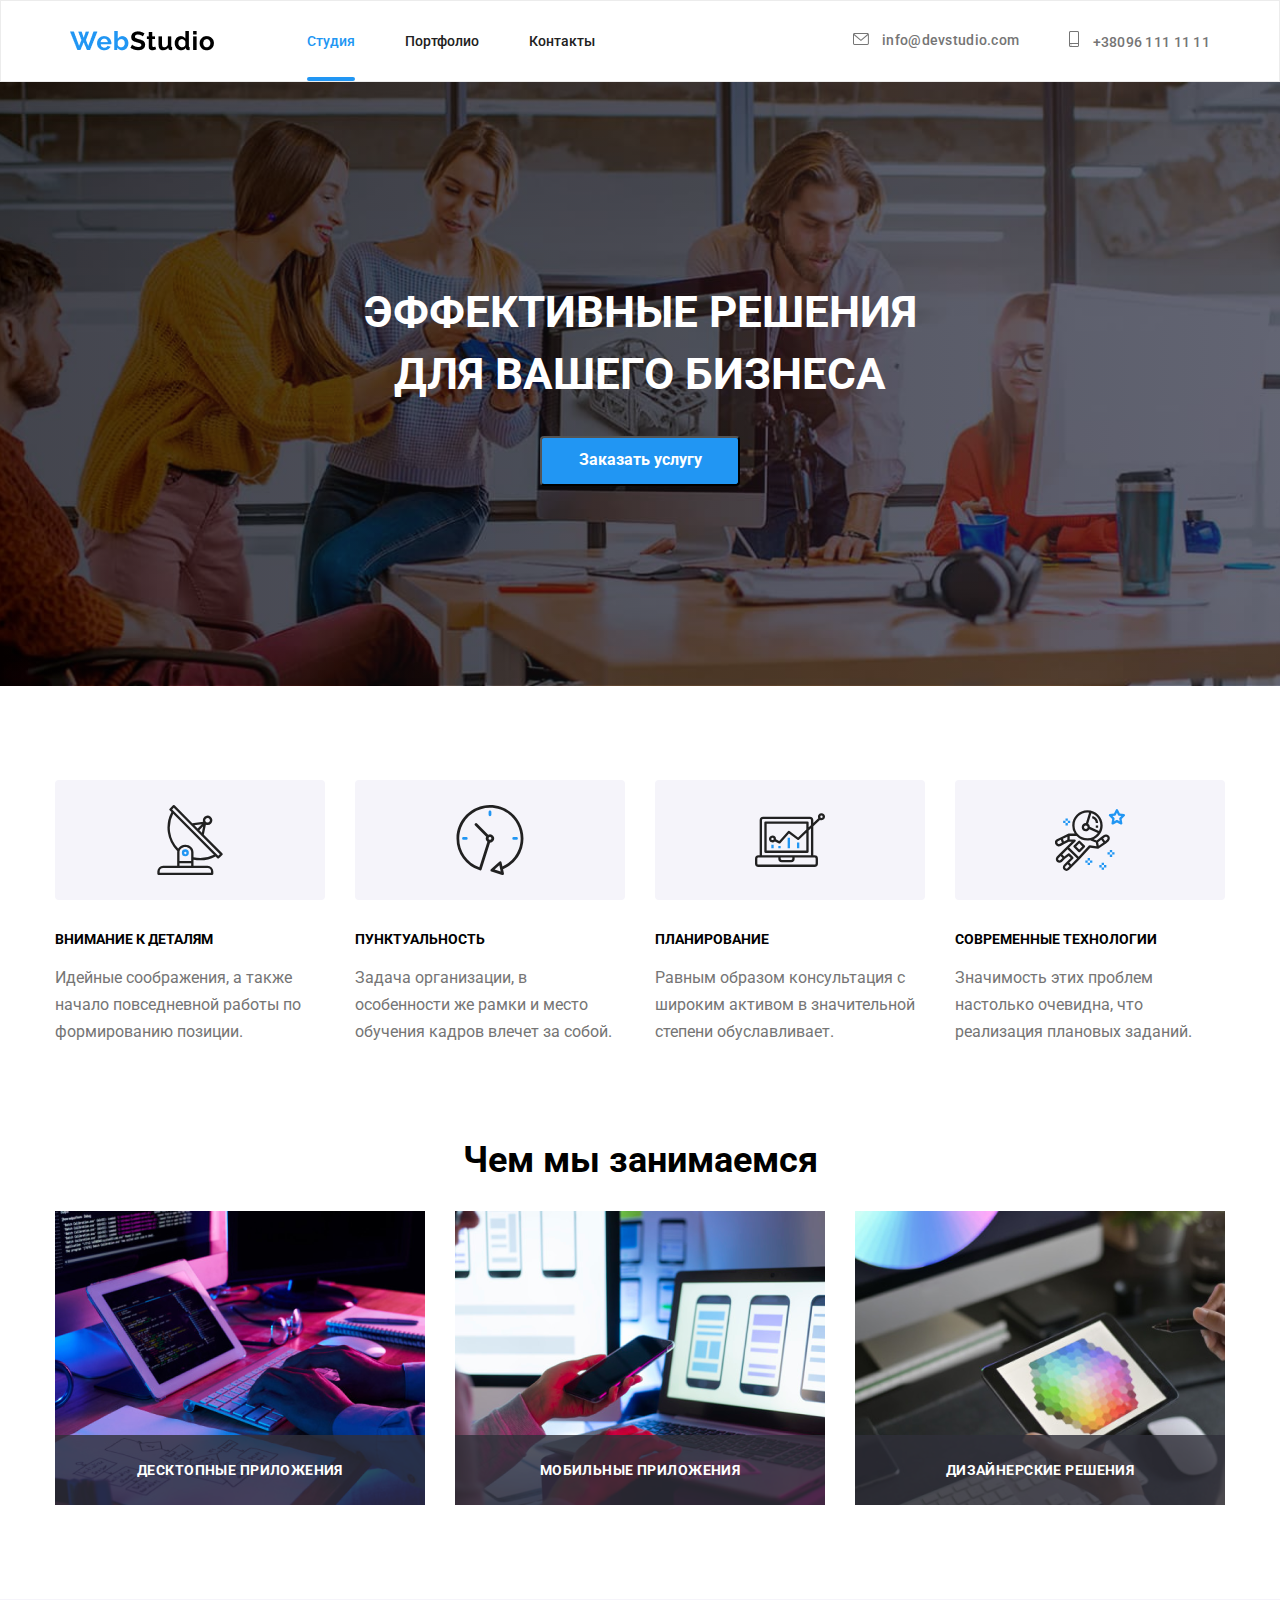
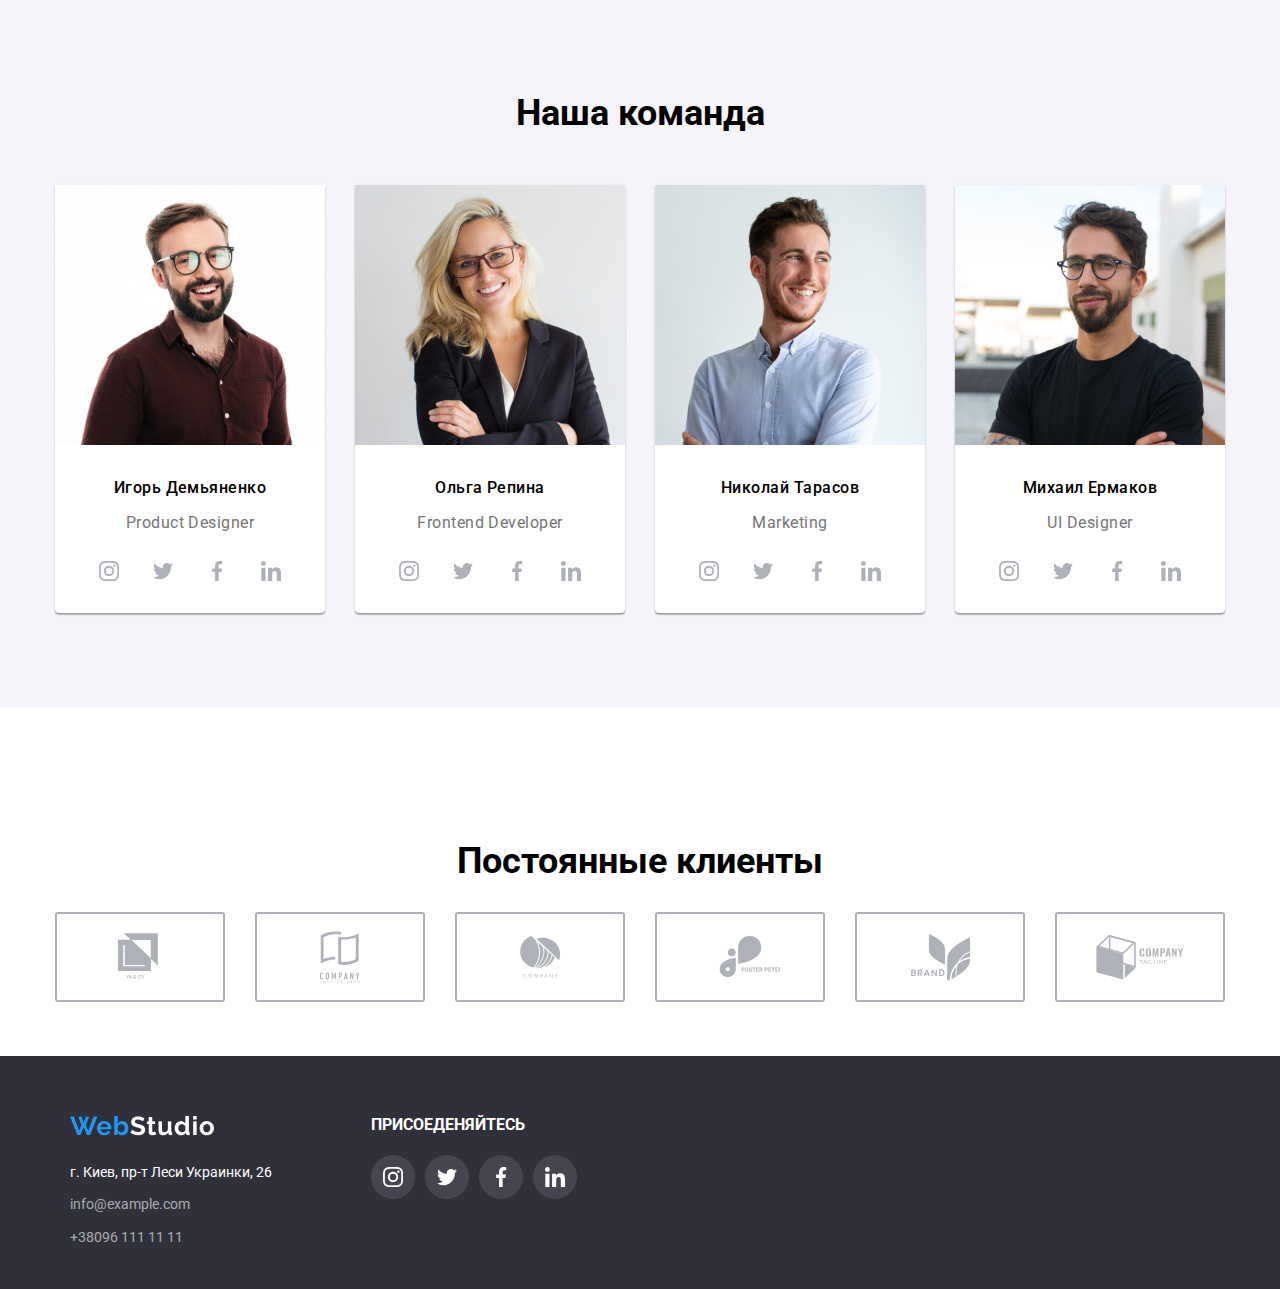
<file: index.html>
<!DOCTYPE html>
<html lang="en">

<head>
    <meta charset="UTF-8">
    <meta name="viewport" content="width=device-width, initial-scale=1.0">
    <title>homework-05 </title>
    <link rel="stylesheet" href="./CSS/styles.css">
    <link rel="preconnect" href="https://fonts.gstatic.com">
    <link href="https://fonts.googleapis.com/css2?family=Roboto:wght@400;500;700;900&display=swap" rel="stylesheet">
    <link rel="stylesheet" href="https://cdnjs.cloudflare.com/ajax/libs/modern-normalize/1.0.0/modern-normalize.min.css">
</head>

<body>
    <header>
        <nav class="main-nav">
             <img src="./images/WebStudio.png" alt="logo">    
            <ul class="nav-links">
                <li id="portfolio-studio"><a href="index.html"> Студия </a></li>
                <li><a href="portfolio.html">Портфолио </a></li>
                <li><a href="#contacts"> Контакты</a></li>
            </ul>
            <ul class="nav-contacts">
                <li><a class="mail" href="mailto:info@devstudio.com">
                    <svg class="envelope">
                        <use href="./images/icons/sprite.svg#icon-envelope"></use>
                    
                    </svg>
                    info@devstudio.com</a></li>
                <li><a class="phone" href="tel:+380961111111">
                    <svg class="smartphone">
                        <use href="./images/icons/sprite.svg#icon-smartphone"></use>
                    
                    </svg>
                    +38096 111 11 11 </a></li>
            </ul>

        </nav>
    </header>
    <main id="studio" >
        <section class="efective-solution">
            <h1>Эффективные решения <br> для вашего бизнеса</h1>
            <!--Modal window-->
            <button class="order-service" data-modal-open >Заказать услугу</button>
            <div class="backdrop is-hidden" data-modal>
                        <div class="modal">
                            <button class="close-btn" data-modal-close>
                                <svg class="svg-close">
                                    <use href="./images/icons/symbol.svg#icon-Vector-1"></use>
                                </svg>
                            </button>
                        </div>
            </div>
        </section>
        
        
        
        <div class="container">
            <ul class="dignities">
                <li>
                    <div class="icon-box">
                    <svg class="icon">
                        <use href="./images/icons/sprite.svg#icon-antenna-1">
                    
                        </use>
                    </svg>
                    </div>
                    <span>Внимание к деталям</span>
                    <p>Идейные соображения, а также начало повседневной работы по формированию позиции.</p>
                </li>
                <li> 
                    <div class="icon-box">
                    <svg class="icon"  >
                        <use href="./images/icons/sprite.svg#icon-clock-1">
                    
                        </use>
                    </svg>
                </div>
                    <span>Пунктуальность</span>
                    <p>Задача организации, в особенности же рамки и место обучения кадров влечет за собой.</p>
                </li>
                <li>
                    <div class="icon-box">
                        <svg class="icon">
                            <use href="./images/icons/sprite.svg#icon-diagram-1">
                    
                            </use>
                        </svg>
                    </div>
                    <span>Планирование</span>
                    <p>Равным образом консультация с широким активом в значительной степени обуславливает.</p>
                </li>
                <li>
                    <div class="icon-box">
                        <svg class="icon">
                            <use href="./images/icons/sprite.svg#icon-astronaut-1">
                    
                            </use>
                        </svg>
                    </div>
                    <span>Современные технологии</span>
                    <p> Значимость этих проблем настолько очевидна, что реализация плановых заданий. </p>
                </li>
            </ul>
        </div>
       <!--Our work--> 
        <section class="our-work">
            <h2 class="head2">Чем мы занимаемся </h2>
            <ul class="studio-images">
                <li>
                    <div class="box1"><img src="./images/png/box1.png" alt="набор на клавиатуре">
                        <p class="apps1"> Десктопные приложения</p>
                    </div>
                </li>
                <li>
                    <div class="box2"><img src="./images/png/box2.png" alt="телефон и Macbook">
                        <p class="apps2">Мобильные приложения</p>
                    </div>
                </li>
                <li>
                    <div class="box3"><img src="./images/png/box3.png" alt="Ipad">
                        <p class="apps3">Дизайнерские решения</p>
                    </div>
                </li>
            </ul>
        </section>
        <!--Our team-->
         <section class="our-team">
           
            <h2 class="team">Наша команда</h2>
            <ul class="team-photo">
                <li><img src="./images/jpeg/img.jpg" alt="Игорь Демьяненко">
                
                    <div class="name">Игорь Демьяненко</div>
            
                     <p  class="occupation">Product Designer</p>  
                 <div>  
                      <ul class="social-links">
                       <li class="link-list">
                           <a class="link" href="https://www.instagram.com/?hl=ru">
                               <svg class="social-icon">
                                   <use href="./images/icons/sprite.svg#icon-instagram-2"></use>

                               </svg>
                           </a>
                       </li>
                       <li class="link-list"> 
                        <a class="link" href="https://twitter.com/login?lang=ru" >
                            <svg class="social-icon">
                                <use href="./images/icons/sprite.svg#icon-twitter-1"></use>
                        
                            </svg>
                        </a>
                       </li>
                       <li class="link-list">
                           <a class="link" href="https://www.facebook.com/" >
                        <svg class="social-icon">
                            <use href="./images/icons/sprite.svg#icon-facebook-1"></use>
                    
                        </svg>
                    </a></li>
                       <li class="link-list">
                           <a class="link" href="https://www.linkedin.com/" >
                        <svg class="social-icon">
                            <use href="./images/icons/sprite.svg#icon-linkedin-1"></use>
                    
                        </svg >
                    </a></li>

                   </ul>
                </div> 
             </li>

                <li>
                    <img src="./images/jpeg/img(1).jpg" alt="Ольга Репина">
                
                      <div class="name">  Ольга Репина</div>
                   
                     <p class="occupation">Frontend Developer</p>
            
                    <div> <ul class="social-links">
                            <li class="link-list">
                                <a class="link" href="https://www.instagram.com/?hl=ru" >
                                    <svg class="social-icon">
                                        <use href="./images/icons/sprite.svg#icon-instagram-2"></use>
                    
                                    </svg>
                                </a>
                            </li>
                            <li class="link-list">
                                <a class="link" href="https://twitter.com/login?lang=ru">
                                    <svg class="social-icon">
                                        <use href="./images/icons/sprite.svg#icon-twitter-1"></use>
                    
                                    </svg>
                                </a>
                            </li>
                            <li class="link-list">
                                <a class="link" href="https://www.facebook.com/" >
                                    <svg class="social-icon">
                                        <use href="./images/icons/sprite.svg#icon-facebook-1"></use>
                    
                                    </svg>
                                </a></li>
                            <li class="link-list">
                                <a class="link" href="https://www.linkedin.com/" >
                                    <svg class="social-icon">
                                        <use href="./images/icons/sprite.svg#icon-linkedin-1"></use>
                    
                                    </svg>
                                </a></li>
                    
                        </ul>
                    </div>  
                </li>
                <li>
                    <img src="./images/jpeg/img(2).jpg" alt="Николай Тарасов">
                
                       <div class="name">Николай Тарасов</div> 
                    <p  class="occupation">Marketing</p>
                        <div>
                            <ul class="social-links">
                            <li class="link-list">
                                <a class="link" href="https://www.instagram.com/?hl=ru">
                                    <svg class="social-icon">
                                        <use href="./images/icons/sprite.svg#icon-instagram-2"></use>
                    
                                    </svg>
                                </a>
                            </li>
                            <li class="link-list">
                                <a class="link" href="https://twitter.com/login?lang=ru" >
                                    <svg class="social-icon">
                                        <use href="./images/icons/sprite.svg#icon-twitter-1"></use>
                    
                                    </svg>
                                </a>
                            </li>
                            <li class="link-list">
                                <a class="link" href="https://www.facebook.com/">
                                    <svg class="social-icon">
                                        <use href="./images/icons/sprite.svg#icon-facebook-1"></use>
                    
                                    </svg>
                                </a></li>
                            <li class="link-list">
                                <a class="link" href="https://www.linkedin.com/" >
                                    <svg class="social-icon">
                                        <use href="./images/icons/sprite.svg#icon-linkedin-1"></use>
                    
                                    </svg>
                                </a></li>
                    
                           </ul>
                       </div>
                </li>
                <li>
                    <img src="./images/jpeg/img(3).jpg" alt="Михаил Ермаков">
                       <div class="name">Михаил Ермаков</div> 
                    <p class="occupation">UI Designer</p>
                         <div> 
                           <ul class="social-links">
                            <li class="link-list">
                                <a class="link" href="https://www.instagram.com/?hl=ru" >
                                    <svg class="social-icon">
                                        <use href="./images/icons/sprite.svg#icon-instagram-2"></use>
                    
                                    </svg>
                                </a>
                            </li>
                            <li class="link-list">
                                <a class="link" href="https://twitter.com/login?lang=ru" >
                                    <svg class="social-icon">
                                        <use href="./images/icons/sprite.svg#icon-twitter-1"></use>
                    
                                    </svg>
                                </a>
                            </li>
                            <li class="link-list">
                                <a class="link" href="https://www.facebook.com/" >
                                    <svg class="social-icon">
                                        <use href="./images/icons/sprite.svg#icon-facebook-1"></use>
                    
                                    </svg>
                                </a></li>
                            <li class="link-list">
                                <a class="link" href="https://www.linkedin.com/" >
                                    <svg class="social-icon">
                                        <use href="./images/icons/sprite.svg#icon-linkedin-1"></use>
                    
                                    </svg>
                                </a></li>
                    
                          </ul>
                       </div>  
                </li>
            </ul>
        </section>
        <!--Clients-->
       <section class="clients">
        <h2 class="head2">Постоянные клиенты </h2>
        <ul class="clients-tag">
            <li class="clients-list"> 
                <a href="#" class="company-link">
                    <svg class="logo1">
                        <use href="./images/icons/sprite.svg#icon-logo-1"></use>
                    </svg>
                </a>
            </li>
            <li>
                <a href="#" class="company-link">
                    <svg class="logo2">
                        <use href="./images/icons/sprite.svg#icon-logo-2"></use>
                    </svg>
                </a>
            
            </li>
        <li>
            <a href="#" class="company-link">
                <svg class="logo3">
                    <use href="./images/icons/sprite.svg#icon-logo-3"></use>
                </svg>
            </a>
        </li>
            <li>
                <a href="#" class="company-link">
                    <svg class="logo4">
                        <use href="./images/icons/sprite.svg#icon-logo-4"></use>
                    </svg>
                </a>
            </li>
         <li>
                <a href="#" class="company-link">
                
                    <svg class="logo5">
                        <use href="./images/icons/sprite.svg#icon-logo-5"></use>
                    </svg>
                </a>
        <li>
            <a href="#" class="company-link">
                <svg class="logo6">
                    <use href="./images/icons/sprite.svg#icon-logo-6"></use>
                </svg>
            </a>
        </li>
        </ul>
       </section>
    </main>
    <footer >
    <div class="footer-links">
        <div class="contacts">
            <img src="images/WebStudio(2).png" alt="logo">
            <address id="contacts">
                <ul class="foot-contacts">
                    <li>г. Киев, пр-т Леси Украинки, 26</li>
                    <li><a href="mailto:info@example.com"> info@example.com</a></li>
                    <li><a href="tel:+380961111111">+38096 111 11 11 </a></li>
                </ul>

            </address>
            </div> 
            <div class="footer-social-links">
                <span class="links-title"> ПРИСОЕДЕНЯЙТЕСЬ</span>
                    <ul class="our-social-links">
                        <li class="our-link-icon">
                            <a class="our-link" href="https://www.instagram.com/?hl=ru" >
                                <svg class="our-social-icon">
                                    <use href="./images/icons/sprite.svg#icon-instagram-2"></use>

                            </svg>
                        </a>
                    </li>
                    <li class="our-link-icon">
                        <a class="our-link" href="https://twitter.com/login?lang=ru" >
                            <svg class="our-social-icon">
                                <use href="./images/icons/sprite.svg#icon-twitter-1"></use>

                            </svg>
                        </a>
                    </li>
                    <li class="our-link-icon">
                        <a class="our-link" href="https://www.facebook.com/" >
                            <svg class="our-social-icon">
                                <use href="./images/icons/sprite.svg#icon-facebook-1"></use>

                            </svg>
                        </a></li>
                    <li class="our-link-icon">
                        <a class="our-link" href="https://www.linkedin.com/" >
                            <svg class="our-social-icon">
                                <use href="./images/icons/sprite.svg#icon-linkedin-1"></use>

                            </svg>
                        </a>
                   </li>
               </ul>
           </div>
       </div>
    </footer >
   <script src="./JS/modal.js"></script>
</body>

</html>
</file>
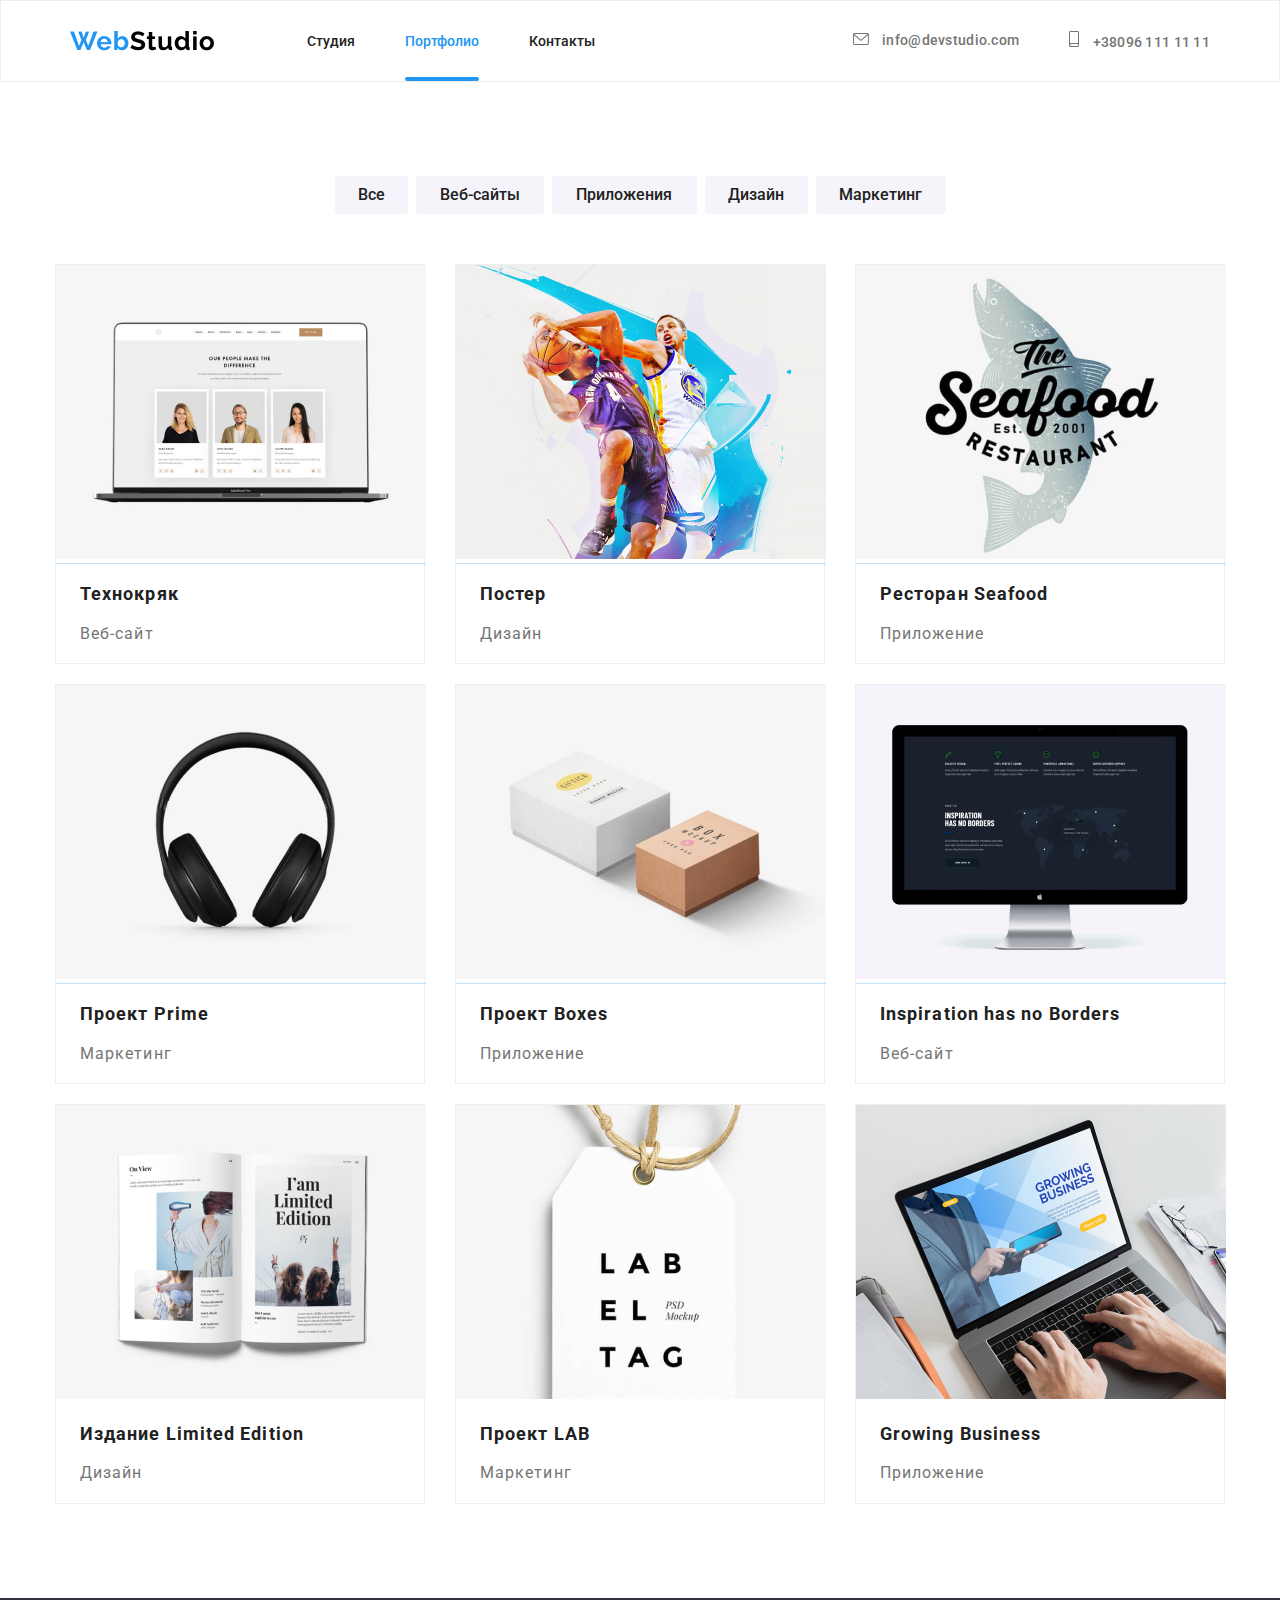
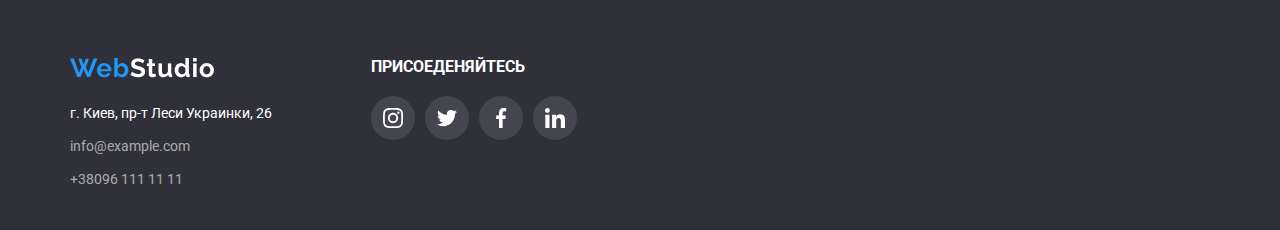
<file: portfolio.html>
<!DOCTYPE html>
<html lang="en">

<head>
    <meta charset="UTF-8">
    <meta name="viewport" content="width=device-width, initial-scale=1.0">
    <title>homework-05 </title>
    <link href="https://fonts.googleapis.com/css2?family=Roboto:wght@400;500;700;900&display=swap" rel="stylesheet">
    <link rel="stylesheet" href="./CSS/styles.css">
    <link rel="preconnect" href="https://fonts.gstatic.com">
   
        <link rel="stylesheet" href="https://cdnjs.cloudflare.com/ajax/libs/modern-normalize/1.0.0/modern-normalize.min.css">
</head>

<body>
    <header>
        <nav class="main-nav">
            <img src="./images/WebStudio.png" alt="logo">
            <ul class="nav-links">
                <li><a href="index.html"> Студия </a></li>
                <li id="portfolio-studio"><a href="portfolio.html">Портфолио </a></li>
                <li><a href="#contacts"> Контакты</a></li>
            </ul>
            <ul class="nav-contacts">
                <li><a class="mail" href="mailto:info@devstudio.com">
                        <svg class="envelope">
                            <use href="./images/icons/sprite.svg#icon-envelope"></use>
    
                        </svg>
                        info@devstudio.com</a></li>
                <li><a class="phone" href="tel:+380961111111">
                        <svg class="smartphone">
                            <use href="./images/icons/sprite.svg#icon-smartphone"></use>
    
                        </svg>
                        +38096 111 11 11 </a></li>
            </ul>
    
        </nav>
    </header>
    <main >
        <!--Portfolio--> 
        <div class="portfolio">
            <ul class="portfolio-buttons">
                <li>
                    <button class="b-all">Все</button>

                </li>
                <li >
                    <button class="b-web">Веб-сайты</button>

                </li>
                <li >
                    <button class="b-app">Приложения</button>

                </li>
                <li >
                    <button class="b-disigne" >Дизайн</button>

                </li>
                <li >
                    <button class="b-mark">Маркетинг</button>
                </li>
            </ul>
        </div>
        <div class="container-portfolio">
        <ul class="portfolio-photo">
            <li class="portfolio-list"> 
                    <a href="#" class="portfolio-links">
                    <div class="explanation">
                        <img src="images/images2/img.jpg" alt="Macbook" class="card-image" >
                      <p class="text"> Технокряк это современная площадка распространения коронавируса. Компании используют эту платформу для цифрового
                           шпионажа и атак на защищённые сервера конкурентов.</p>
                    </div>
                    <div class="card-text">
                            <p class="link-description">Технокряк</p>
                             <p class="card-content"> Веб-сайт</p>
                    </div>
                   </a> 
            </li>
            <li class="portfolio-list">
                    <a href="#" class="portfolio-links" >
                        <div class="explanation">
                            <img src="images/images2/img(1).jpg" alt="Bascetball-stars"class="card-image">
                        
                            <p class="text"> Технокряк это современная площадка распространения коронавируса. Компании используют эту платформу для цифрового
                                шпионажа и атак на защищённые сервера конкурентов.</p>
                        </div>
                           <div  class="card-text"> 
                                 <p class="link-description">Постер</p>
                                 <p class="card-content">Дизайн</p>
                        </div> 
                    </a>
            </li>
            <li class="portfolio-list">
                <a href="#" class="portfolio-links" >
                    <div class="explanation">
                        <img src="images/images2/img(2).jpg" alt="Restorant-logo"class="card-image">
                    
                        <p class="text"> Технокряк это современная площадка распространения коронавируса. Компании используют эту платформу для цифрового
                            шпионажа и атак на защищённые сервера конкурентов.</p>
                    </div>
                    <div  class="card-text">
                        <p class="link-description">Ресторан Seafood</p>
                        <p class="card-content">Приложение</p>
                    </div>
                </a>
            </li>
            <li class="portfolio-list">
                    <a href="#" class="portfolio-links">
                       <div class="explanation">
                           <img src="images/images2/img(3).jpg" alt="Headset" class="card-image">
                        
                            <p class="text"> Технокряк это современная площадка распространения коронавируса. Компании используют эту платформу для цифрового
                                шпионажа и атак на защищённые сервера конкурентов.</p>
                        </div>
                             <div  class="card-text"> 
                                  <p class="link-description"> Проект Prime </p>
                                  <p class="card-content">Маркетинг</p>
                            </div>
                    </a>
            </li>
            <li class="portfolio-list">
                    <a href="#" class="portfolio-links">
                     <div class="explanation">
                         <img src="images/images2/img(4).jpg" alt="two-boxes" class="card-image">
                    
                        <p class="text"> Технокряк это современная площадка распространения коронавируса. Компании используют эту платформу для цифрового
                            шпионажа и атак на защищённые сервера конкурентов.</p>
                    </div>
                           <div  class="card-text">
                               <p class="link-description">Проект Boxes </p> 
                               <p class="card-content">Приложение</p>
                          </div>
                    </a>
            </li>
            <li class="portfolio-list">
                <a href="#" class="portfolio-links">
                    <div class="explanation">
                        <img src="images/images2/img(5).jpg" alt="Display"class="card-image">
                    
                        <p class="text"> Технокряк это современная площадка распространения коронавируса. Компании используют эту платформу для цифрового
                            шпионажа и атак на защищённые сервера конкурентов.</p>
                    </div>
                     <div  class="card-text"> 
                          <p class="link-description">Inspiration has no Borders </p>
                          <p class="card-content">Веб-сайт</p>
                    </div>
                </a>
            </li>
            <li class="portfolio-list">
                <a href="#" class="portfolio-links">
                       <div class="explanation">
                           <img src="images/images2/img(6).jpg" alt="Open-book"class="card-image">
                        
                            <p class="text"> Технокряк это современная площадка распространения коронавируса. Компании используют эту платформу для цифрового
                                шпионажа и атак на защищённые сервера конкурентов.</p>
                        </div>
                       <div  class="card-text">
                            <p class="link-description">Издание Limited Edition </p>
                            <p class="card-content">Дизайн</p> 
                      </div>
                </a>
           </li>
            <li class="portfolio-list">
                <a href="#" class="portfolio-links">
                    <div class="explanation">
                         <img src="images/images2/img(7).jpg" alt="LabTag" class="card-image">
                   
                        <p class="text"> Технокряк это современная площадка распространения коронавируса. Компании используют эту платформу для цифрового
                            шпионажа и атак на защищённые сервера конкурентов.</p>
                    </div>
                      <div  class="card-text">  
                             <p class="link-description">Проект LAB </p>
                             <p class="card-content">Маркетинг</p> 
                     </div>
                </a>
            </li>
            <li class="portfolio-list">
                <a href="#" class="portfolio-links">
                     <div class="explanation">
                         <img src="images/images2/img(8).jpg" alt="Typing-on-Mcdooc"class="card-image">
                   
                         <p class="text"> Технокряк это современная площадка распространения коронавируса. Компании используют эту платформу для цифрового
                            шпионажа и атак на защищённые сервера конкурентов.</p>
                     </div>
                      <div class="card-text">
                            <p class="link-description">Growing Business </p>
                            <p class="card-content">Приложение</p>
                     </div>
                </a>
            </li>
        </ul>
    </div>
    </main>
    <!--Footer-->
    <footer>
        <div class="footer-links">
            <div class="contacts">
                <img src="images/WebStudio(2).png" alt="logo">
                <address id="contacts">
                    <ul class="foot-contacts">
                        <li>г. Киев, пр-т Леси Украинки, 26</li>
                        <li><a href="mailto:info@example.com"> info@example.com</a></li>
                        <li><a href="tel:+380961111111">+38096 111 11 11 </a></li>
                    </ul>
    
                </address>
            </div>
            <section class="footer-social-links">
                <span class="links-title"> ПРИСОЕДЕНЯЙТЕСЬ</span>
                <ul class="our-social-links">
                    <li class="our-link-icon">
                        <a class="our-link" href="https://www.instagram.com/?hl=ru" insta>
                            <svg class="our-social-icon">
                                <use href="./images/icons/sprite.svg#icon-instagram-2"></use>
    
                            </svg>
                        </a>
                    </li>
                    <li class="our-link-icon">
                        <a class="our-link" href="https://twitter.com/login?lang=ru" twetter>
                            <svg class="our-social-icon">
                                <use href="./images/icons/sprite.svg#icon-twitter-1"></use>
    
                            </svg>
                        </a>
                    </li>
                    <li class="our-link-icon">
                        <a class="our-link" href="https://www.facebook.com/" facebook>
                            <svg class="our-social-icon">
                                <use href="./images/icons/sprite.svg#icon-facebook-1"></use>
    
                            </svg>
                        </a></li>
                    <li class="our-link-icon">
                        <a class="our-link" href="https://www.linkedin.com/" linkedin>
                            <svg class="our-social-icon">
                                <use href="./images/icons/sprite.svg#icon-linkedin-1"></use>
    
                            </svg>
                        </a></li>
    
                </ul>
            </section>
        </div>
    </footer>
</body>

</html>
</file>
<file: CSS/styles.css>
*,
*::before,
*::after {
  box-sizing: border-box;
}
body {
  font-family: "Roboto", sans-serif;
  padding: 0px;
  margin: 0px;
  width: 100%;
}
ul {
  list-style: none;
  padding-inline-start: 0px;
  margin-block-start: 0;
  margin-block-end: 0;
}
a {
  text-decoration: none;
}
header {
  border: 1px solid #ececec;
}
.main-nav {
  display: flex;
  align-items: center;
  width: 1170px;
  margin: auto;
  padding-left: 15px;
  padding-right: 15px;
  padding-top: 30px;
  padding-bottom: 30px;
}
.nav-links {
  display: flex;
  margin-left: 93px;
}

.nav-links a {
  position: relative;
  color: #212121;
  font-size: 14px;
  font-weight: 500;
  font-family: "Roboto", sans-serif;
  font-style: normal;
  cursor: pointer;
}
.nav-links a::after {
  position: absolute;
  top: 44px;
  left: 0;
  content: "";
  width: 100%;
  height: 4px;
  border-radius: 2px;
  background-color: #2196f3;
  opacity: 0;
}
.nav-links a:active::after {
  opacity: 1;
}
#portfolio-studio a {
  color: #2196f3;
}
#portfolio-studio a::after {
  color: #2196f3;
  opacity: 1;
}
.nav-links > li {
  margin-right: 50px;
}
.nav-links :last-child {
  margin-right: 0px;
}
.nav-contacts {
  display: flex;
  margin-left: auto;
  transition: 250ms cubic-bezier(0.4, 0, 0.2, 1);
}
.nav-contacts :not(:first-child) {
  margin-left: 50px;
}
/*контакты хедер*/
.nav-contacts a {
  font-family: "Roboto", sans-serif;
  font-style: normal;
  font-weight: 500;
  font-size: 14px;
  line-height: 16px;
  letter-spacing: 0.02em;
  color: #757575;
  transition: 250ms cubic-bezier(0.4, 0, 0.2, 1);
}

.smartphone {
  display: inline-flex;
  width: 10px;
  height: 16px;
  margin-right: 10px;
  align-items: center;
  fill: currentColor;
}
.envelope {
  display: inline-flex;
  width: 16px;
  height: 12px;
  margin-right: 10px;
  align-items: center;
  fill: currentColor;
}

.nav-contacts :hover {
  fill: #2196f3;
  color: #2196f3;
}
.nav-links :hover {
  color: #2196f3;
}
.nav-contacts :focus {
  fill: #2196f3;
  color: #2196f3;
}
.nav-links :focus {
  color: #2196f3;
}
/*Эфективные решения и кнопка заказать услугу*/
main {
  margin: auto;
  font-family: "Roboto", sans-serif;
}
.efective-solution {
  text-align: center;
  background-color: #c4c4c4;
  background-image: linear-gradient(
      to right,
      rgba(0, 0, 0, 0.5),
      rgba(47, 48, 58, 0.4)
    ),
    url(../images/Img1.jpg);
  max-width: 1600px;
  justify-content: center;
  margin: auto;
  background-repeat: no-repeat;
  background-size: cover;
  background-position: center;
  color: #ffffff;
  padding-bottom: 200px;
}

.efective-solution > h1 {
  margin: 0px;
  padding-top: 200px;
  padding-bottom: 30px;
  font-size: 44px;
  font-weight: 700;
  font-style: normal;
  line-height: 1.4;
  text-transform: uppercase;
}
.order-service {
  background-color: #2196f3;
  color: #ffffff;
  width: 200px;
  height: 50px;
  border-radius: 4px;
  font-size: 16px;
  font-weight: 700;
  transition: 250ms cubic-bezier(0.4, 0, 0.2, 1);
}
/*Модальное окно*/
.backdrop {
  position: fixed;
  top: 0;
  left: 0;
  width: 100%;
  height: 100%;
  background-color: rgba(0, 0, 0, 0.2);
  transition: 250ms cubic-bezier(0.4, 0, 0.2, 1);
  opacity: 1;
  z-index: 2;
}
.backdrop.is-hidden {
  opacity: 0;
  pointer-events: none;
}
.modal {
  position: absolute;
  top: 50%;
  left: 50%;
  width: 528px;
  height: 581px;
  display: flex;
  transform: translate(-50%, -50%);
  background-color: #ffffff;
  border-radius: 4px;
  box-shadow: 0px 1px 3px rgba(0, 0, 0, 0.12), 0px 1px 1px rgba(0, 0, 0, 0.14),
    0px 2px 1px rgba(0, 0, 0, 0.2);
}
.close-btn {
  position: absolute;
  top: 8px;
  right: 8px;
  display: flex;
  justify-content: center;
  align-items: center;
  width: 30px;
  height: 30px;
  background-color: #ffffff;
  border-radius: 50%;
  border: 1px solid rgba(0, 0, 0, 0.1);
  padding: 6px;
}
.svg-close {
  width: 11px;
  height: 11px;
}
/*Чем мы занимаемся*/
.icon-box {
  display: flex;
  width: 270px;
  height: 120px;
  background-color: #f5f4fa;
  border-radius: 4px;
  margin-bottom: 30px;
  justify-content: center;
  align-items: center;
}
.icon {
  width: 70px;
  height: 70px;
}

.antena-icon {
  display: block;
  width: 70px;
  height: 70px;
  margin: auto;
}
.container {
  padding-top: 94px;
  padding-bottom: 94px;
}
.dignities {
  display: flex;
  justify-content: center;
  width: 1170px;
  margin-right: auto;
  margin-left: auto;
  padding-right: 15px;
  padding-left: 15px;
}
.dignities > li {
  margin-right: 30px;
}
.dignities :last-child {
  margin-right: 0px;
}
.dignities p {
  text-align: left;
  width: 270px;
  color: #757575;
  line-height: 1.7;
  font-size: 14;
  margin-bottom: 0px;
}
.dignities span {
  text-transform: uppercase;
  font-weight: 700;
  font-size: 14px;
}

/*Our work*/
.our-work {
  justify-content: center;
  width: 1170px;
  margin-right: auto;
  margin-left: auto;
  padding-bottom: 94px;
}
.head2 {
  text-align: center;
  font-size: 36px;
  margin-top: 0px;
  line-height: 1.16;
}
.studio-images img {
  width: 370px;
  height: 294px;
}
.studio-images {
  display: flex;
  justify-content: center;
  margin-top: 0px;
  padding-left: 15px;
  padding-right: 15px;
  width: 1170px;
  margin-block-start: 0px;
  margin-block-end: 0px;
}
.box1 {
  margin-right: 30px;
  height: 294px;
  position: relative;
  z-index: 1;
}
.box2 {
  margin-right: 30px;
  position: relative;
  height: 294px;
  z-index: 1;
}
.box3 {
  position: relative;
  height: 294px;
  z-index: 1;
}

.apps1,
.apps2,
.apps3 {
  position: absolute;
  bottom: 0;
  width: 370px;
  height: 70px;
  background-color: rgba(47, 48, 58, 0.8);
  color: #ffffff;
  font-family: Roboto;
  font-size: 14px;
  font-style: normal;
  font-weight: 700;
  line-height: 16px;
  letter-spacing: 0.03em;
  text-align: center;
  text-transform: uppercase;
  margin-block-start: 0;
  margin-block-end: 0;
  padding-top: 27px;
  padding-bottom: 27px;
}
/*Our team */
.our-team {
  background-color: #f5f4fa;
  padding-top: 94px;
  padding-bottom: 94px;
}
.team {
  text-align: center;
  font-size: 36px;
  margin-block-start: 0px;
  margin-block-end: px;
}
.team-photo {
  display: flex;
  justify-content: center;
  align-items: center;
  width: 1170px;
  margin-right: auto;
  margin-left: auto;
  margin-top: 50px;
  margin-block-end: 0px;
}

.team-photo img {
  width: 270px;
  height: 260px;
}
.team-photo > li {
  width: 270px;
  height: 428px;
  background-color: #ffffff;
  margin-right: 30px;
  box-shadow: 0px 1px 3px rgba(0, 0, 0, 0.12), 0px 1px 1px rgba(0, 0, 0, 0.14),
    0px 2px 1px rgba(0, 0, 0, 0.2);
  border-radius: 0px 0px 4px 4px;
}
.team-photo :nth-child(4) {
  margin-right: 0px;
}
.name {
  font-style: normal;
  font-weight: 500;
  font-size: 16px;
  line-height: 1.18;
  text-align: center;
  justify-content: center;
  letter-spacing: 0.03em;
  margin-top: 30px;
  margin-left: auto;
  margin-right: 0px;
}
.occupation {
  text-align: center;
  width: 270px;
  color: #757575;
  font-size: 16px;
  line-height: 1.18;
  letter-spacing: 0.03em;
}

.social-links {
  display: flex;
  box-sizing: border-box;
  width: 206px;
  height: 44px;
  margin-right: auto;
  margin-left: auto;
}

.link {
  display: flex;
  width: 44px;
  height: 44px;
  background-color: #ffffff;
  border-radius: 50%;
  justify-content: center;
  align-items: center;
}
.social-icon {
  transition: 250ms cubic-bezier(0.4, 0, 0.2, 1);
}
.social-icon {
  transition: 250ms cubic-bezier(0.4, 0, 0.2, 1);
}
.link-list:not(:last-child) {
  margin-right: 10px;
}

.social-icon {
  fill: #afb1b8;
  width: 20px;
  height: 20px;
}
.link-list :hover {
  background-color: #2196f3;
}
.social-icon :hover {
  fill: #ffffff;
}
.link-list :hover .social-icon {
  background-color: #2196f3;
  fill: #ffffff;
}
.link-list :focus {
  background-color: #2196f3;
}
.social-icon :focus {
  fill: #ffffff;
}
.link-list :focus .social-icon {
  background-color: #2196f3;
  fill: #ffffff;
}

/* Постоянные клиенты */
.clients {
  width: 1170px;
  margin: auto;
  padding-top: 134px;
  padding-bottom: 54px;
  align-items: center;
  justify-content: center;
}
.clients-tag {
  width: 1170px;
  display: inline-flex;
  margin: auto;
}
.clients-tag :not(:last-child) {
  margin-right: 30px;
}
.company-link {
  display: flex;
  justify-content: center;
  align-items: center;
  box-sizing: border-box;
  width: 170px;
  height: 90px;
  border: solid 2px #afb1b8;
  border-radius: 3px;
  background-color: #ffffff;
}
.logo1 {
  width: 44px;
  height: 49px;
  fill: #afb1b8;
}
.logo2 {
  width: 40px;
  height: 52px;
  fill: #afb1b8;
}
.logo3 {
  width: 41px;
  height: 42px;
  fill: #afb1b8;
}
.logo4 {
  width: 80px;
  height: 42px;
  fill: #afb1b8;
}
.logo5 {
  width: 59px;
  height: 47px;
  fill: #afb1b8;
}
.logo6 {
  width: 88px;
  height: 45px;
  fill: #afb1b8;
}
.clients-tag a:hover {
  border-color: #2196f3;
}
.clients-tag .logo1 :hover,
.clients-tag .logo2 :hover,
.clients-tag .logo3 :hover,
.clients-tag .logo4 :hover,
.clients-tag .logo5 :hover,
.clients-tag .logo6 :hover {
  fill: #2196f3;
}

.clients-tag a:hover .logo1,
.clients-tag a:hover .logo2,
.clients-tag a:hover .logo3,
.clients-tag a:hover .logo4,
.clients-tag a:hover .logo5,
.clients-tag a:hover .logo6 {
  fill: #2196f3;
}
.clients-tag a:focus {
  border-color: #2196f3;
}
.clients-tag .logo1 :focus,
.clients-tag .logo2 :focus,
.clients-tag .logo3 :focus,
.clients-tag .logo4 :focus,
.clients-tag .logo5 :focus,
.clients-tag .logo6 :focus {
  fill: #2196f3;
}

.clients-tag a:focus .logo1,
.clients-tag a:focus .logo2,
.clients-tag a:focus .logo3,
.clients-tag a:focus .logo4,
.clients-tag a:focus .logo5,
.clients-tag a:focus .logo6 {
  fill: #2196f3;
}
/* footer*/
footer {
  background-color: #2f303a;
}
.footer-links {
  display: flex;
  padding-top: 60px;
  padding-bottom: 39px;
  width: 1170px;
  margin: auto;
  padding-left: 15px;
  padding-right: 15px;
}
.contacts {
  width: 231px;
}
.links-title {
  display: block;
  color: #ffffff;
  font-family: "Roboto", sans-serif;
  font-weight: 700;
  font-size: 14;
  margin-top: 0;
  margin-bottom: 20px;
}
.foot-contacts a {
  color: rgba(255, 255, 255, 0.6);
  font-size: 14px;
  font-style: normal;
}
.foot-contacts > li {
  color: #ffffff;
  font-style: normal;
  font-size: 14px;
}
.foot-contacts :not(:last-child) {
  padding-bottom: 9px;
}

.foot-contacts {
  margin-block-start: 0px;
  margin-block-end: 0px;
  padding-top: 20px;
  font-family: "Roboto", sans-serif;
  line-height: 1.7;
  font-size: 14px;
}
.footer-social-links {
  margin-left: 70px;
}
/*Иконки соц сетей футер*/
.our-social-links {
  display: flex;
  box-sizing: border-box;
  width: 206px;
  height: 44px;
  margin: auto;
}

.our-link {
  display: flex;
  width: 44px;
  height: 44px;
  background-color: rgba(255, 255, 255, 0.1);
  border-radius: 50%;
  justify-content: center;
  align-items: center;
}

.our-link-icon:not(:last-child) {
  margin-right: 10px;
}

.our-social-icon {
  fill: #ffffff;
  width: 20px;
  height: 20px;
}
.our-link-icon {
  transition: 250ms cubic-bezier(0.4, 0, 0.2, 1);
}
.our-link-icon :hover {
  background-color: #2196f3;
}
.our-link-icon :focus {
  background-color: #2196f3;
}

/*кнопки портфолио*/
.portfolio {
  width: 1170px;
  justify-content: center;
  margin: auto;
  padding-top: 94px;
  padding-bottom: 50px;
}
.portfolio-buttons {
  margin-block-start: 0px;
  margin-block-end: 0px;
  padding-inline-start: 0px;
  display: flex;
  justify-content: center;
  transition: 250ms cubic-bezier(0.4, 0, 0.2, 1);
}
.portfolio-buttons :not(:last-child) {
  margin-right: 8px;
}

.b-all {
  width: 73px;
  height: 38px;
  color: #212121;
  border-radius: 4px;
  font-size: 16px;
  font-weight: 500;
  background-color: #f5f4fa;
  border: #ffffff;
}
.b-web {
  width: 128px;
  height: 38px;
  color: #212121;
  border-radius: 4px;
  font-size: 16px;
  font-weight: 500;
  background-color: #f5f4fa;
  border: #ffffff;
}
.b-app {
  width: 145px;
  height: 38px;
  color: #212121;
  border-radius: 4px;
  font-size: 16px;
  font-weight: 500;
  background-color: #f5f4fa;
  border: #ffffff;
}
.b-disigne {
  width: 103px;
  height: 38px;
  color: #212121;
  border-radius: 4px;
  font-size: 16px;
  font-weight: 500;
  background-color: #f5f4fa;
  border: #ffffff;
}
.b-mark {
  width: 130px;
  height: 38px;
  color: #212121;
  border-radius: 4px;
  font-size: 16px;
  font-weight: 500;
  background-color: #f5f4fa;
  border: #ffffff;
}
/*эффект Ховер на кнопки*/

.portfolio-buttons :hover {
  background-color: #2196f3;
  color: #ffffff;
  border-radius: 4px;
}
.portfolio-buttons :focus {
  background-color: #2196f3;
  color: #ffffff;
  border-radius: 4px;
}
/*potfolio photo*/
.container-portfolio {
  justify-content: center;
  padding-left: 15px;
  padding-right: 15px;
  padding-bottom: 94px;
}
.portfolio-photo {
  display: flex;
  justify-content: center;
  flex-wrap: wrap;
  margin-right: auto;
  margin-left: auto;
  margin-block-start: 0px;
  width: 1170px;
}
.portfolio-photo :nth-child(3n + 3) {
  margin-right: 0px;
}
.portfolio-photo :nth-last-child(-n + 3) {
  margin-bottom: 0px;
}

.card-image {
  width: 370px;
  height: 294px;
  margin-bottom: 20px;
}
.portfolio-list {
  width: 370px;
  /* height: 404px;*/
  font-size: 18px;
  font-weight: 700;
  letter-spacing: 0.06em;
  background-color: #ffffff;
  border: 1px solid #eeeeee;
  margin-bottom: 20px;
  margin-right: 30px;
}
.portfolio-links {
  display: block;
  width: 370px;
  height: auto;
  padding-bottom: 20px;
  /*height: 404px;*/
}
.portfolio-links:hover,
.portfolio-links:focus {
  box-shadow: 0px 1px 1px rgba(0, 0, 0, 0.12), 0px 4px 4px rgba(0, 0, 0, 0.06),
    1px 4px 6px rgba(0, 0, 0, 0.16);
}
.card {
  width: 370px;
  height: 404px;
}
.link-description {
  margin-block-start: 0;
  margin-block-end: 0;
  margin-left: 24px;
  font-size: 18px;
  font-weight: bold;
  color: #212121;
}
.card-content {
  margin-left: 24px;
  margin-top: 20px;
  font-size: 16px;
  font-weight: 400;
  color: #757575;
}
.card-text {
  width: 100%;
  padding-top: 20px;
}

/*Всплывающие окна*/
.explanation::before {
  display: inline-block;
  position: absolute;
  content: "";
  width: 100%;
  height: 100%;
  background-color: rgba(33, 150, 243, 0.9);
  transform: translateY(100%);
  transition: transform 250ms cubic-bezier(0.4, 0, 0.2, 1);
}

.explanation {
  display: block;
  position: relative;
  overflow: hidden;
}

.text {
  position: absolute;
  top: 63px;
  left: 24px;
  width: 322px;
  height: 168px;
  color: #ffffff;
  margin: 0;
  font-family: Roboto;
  font-size: 18px;
  font-style: normal;
  font-weight: 400;
  line-height: 28px;
  letter-spacing: 0.03em;
  text-align: left;
  transform: translateY(250px);
  transition: transform 250ms cubic-bezier(0.4, 0, 0.2, 1);
}

.portfolio-links:hover .text {
  transform: translateY(0);
}
.portfolio-links:hover ::before {
  transform: translateY(0);
}
.portfolio-links:focus .text {
  transform: translateY(0);
}
.portfolio-links:focus ::before {
  transform: translateY(0);
}
</file>
